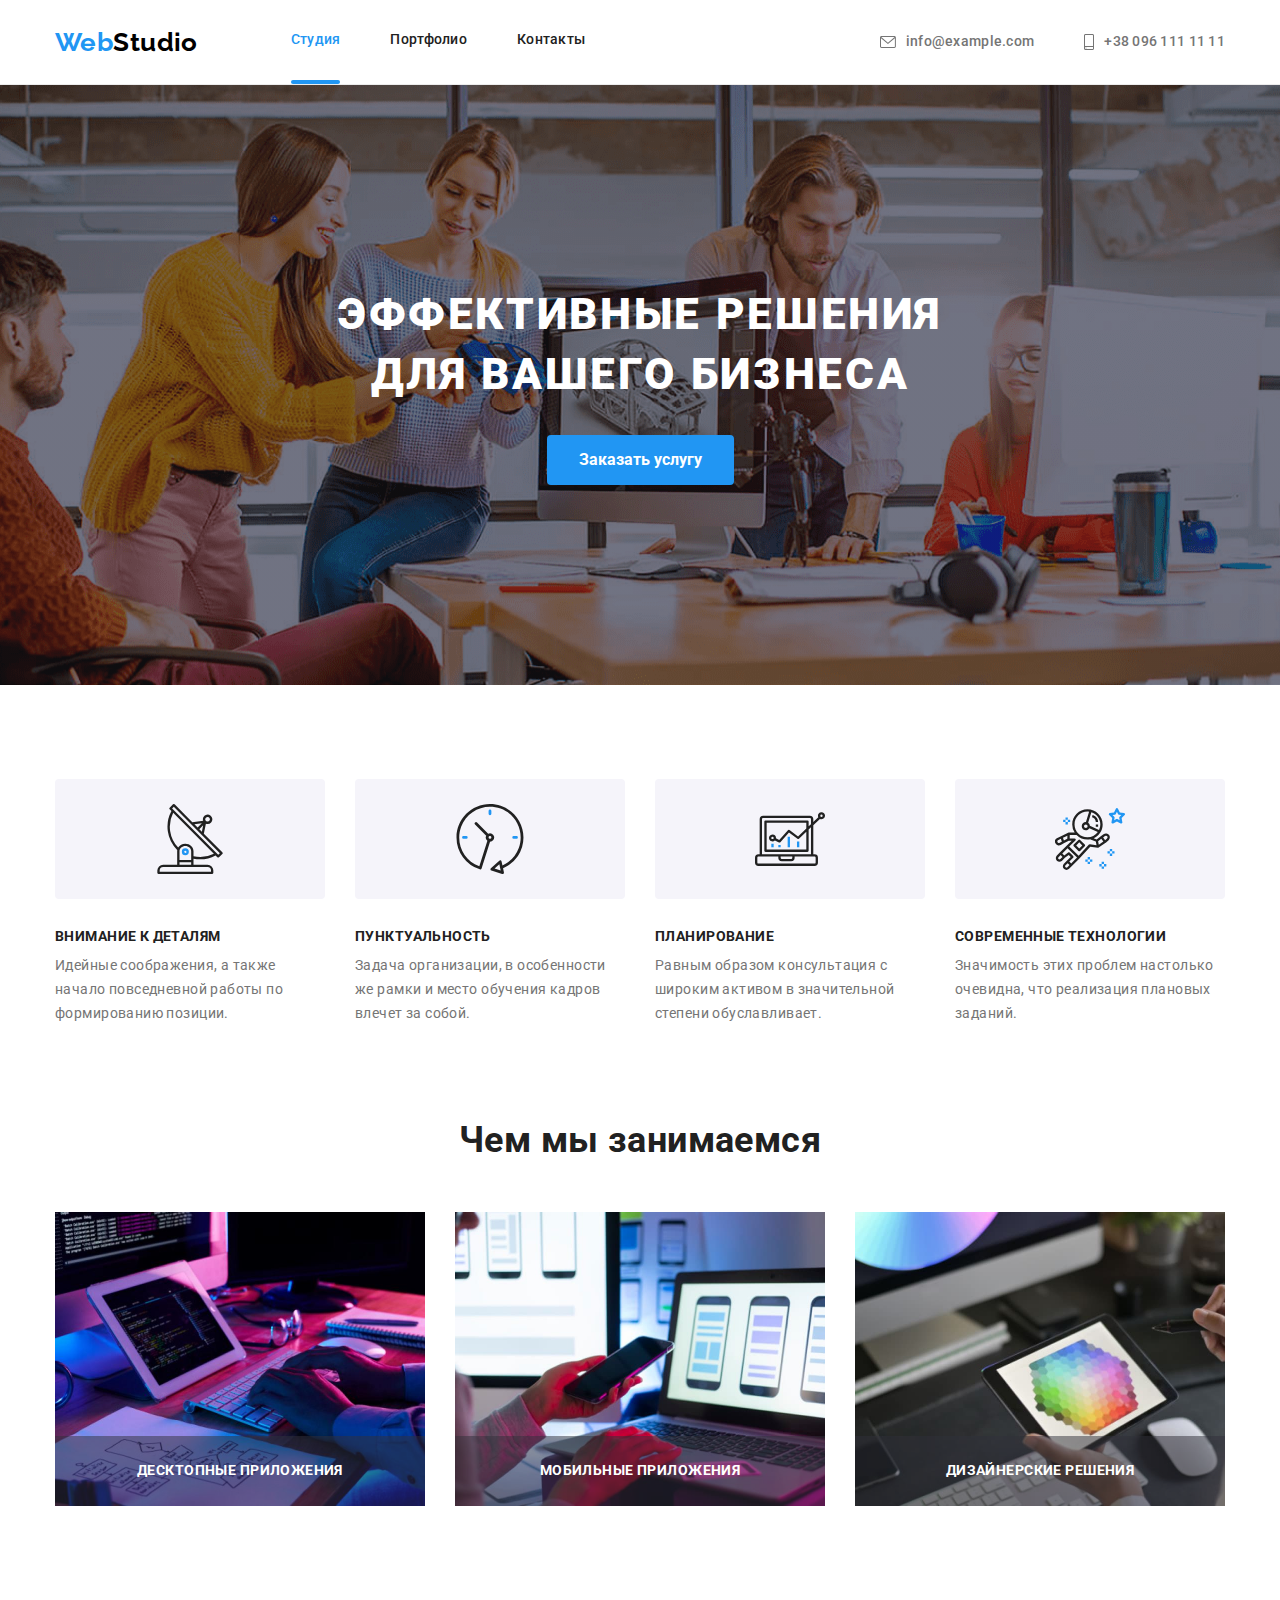
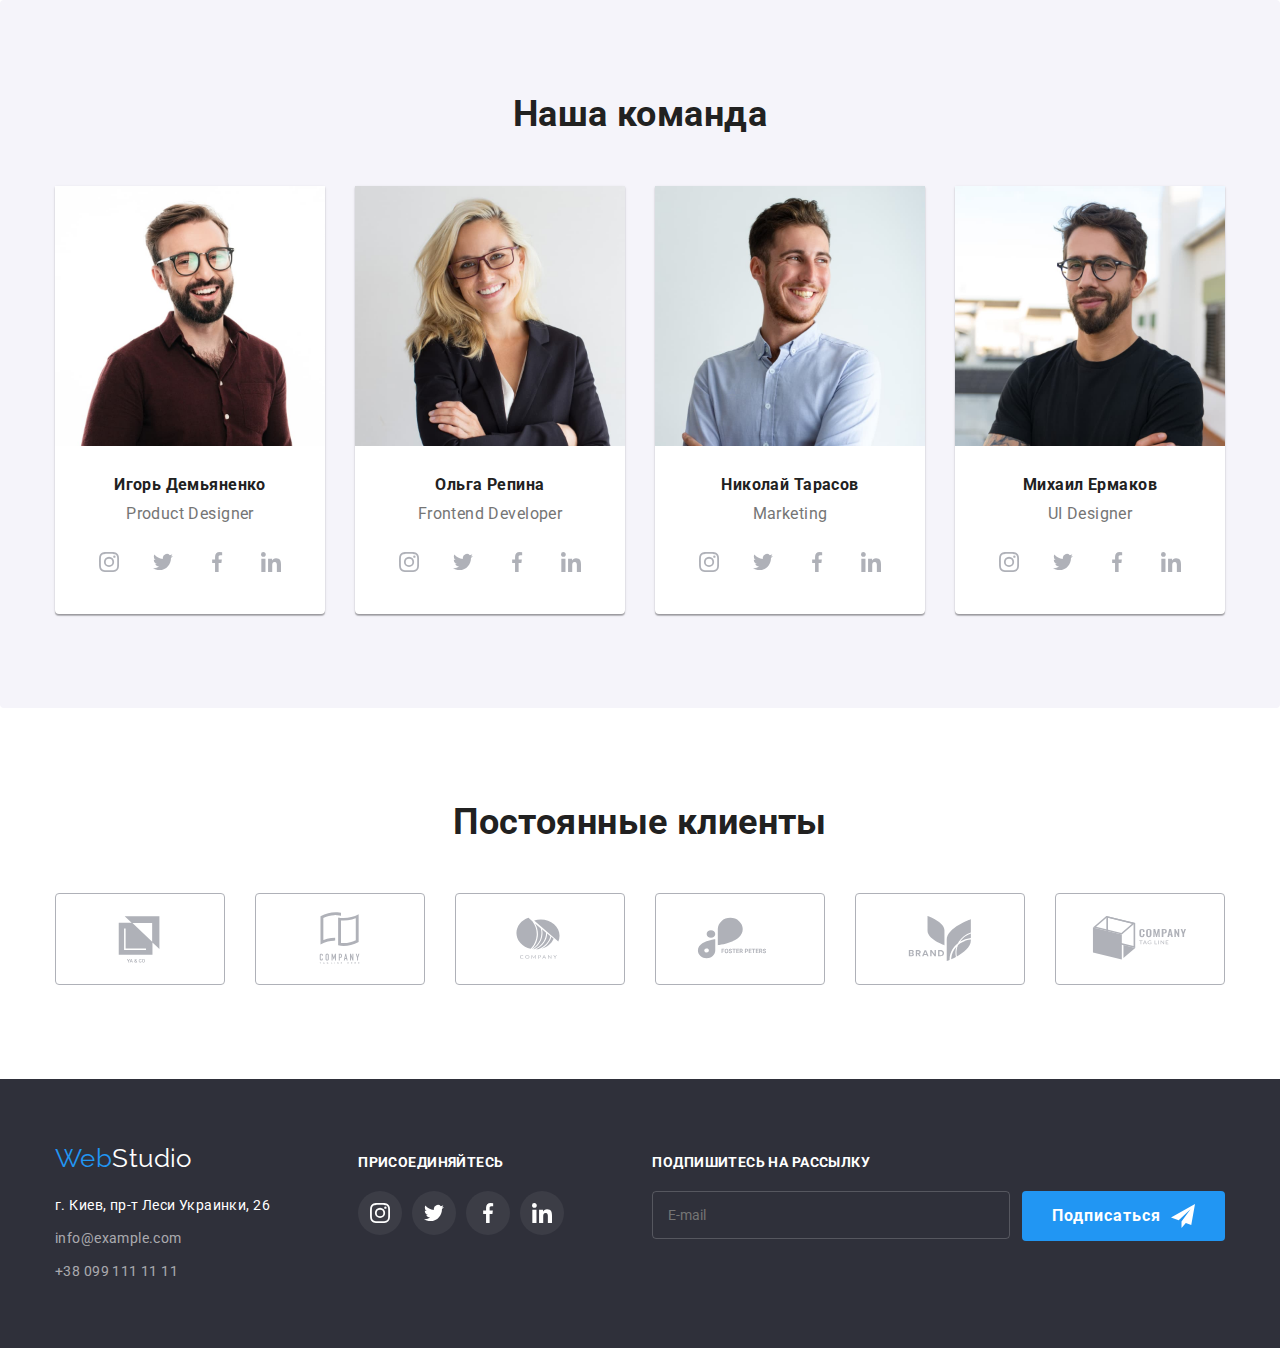
<file: index.html>
<!DOCTYPE html>
<html lang="ru">
  <head>
    <meta charset="UTF-8" />
    <meta http-equiv="X-UA-Compatible" content="IE=edge" />
    <meta name="viewport" content="width=device-width, initial-scale=1.0" />

    <title>Студия</title>

    <link rel="preconnect" href="https://fonts.googleapis.com" />
    <link rel="preconnect" href="https://fonts.gstatic.com" crossorigin />
    <link
      href="https://fonts.googleapis.com/css2?family=Raleway:wght@700&family=Roboto:wght@400;500;700;900&display=swap"
      rel="stylesheet"
    />

    <link
      rel="stylesheet"
      href="https://cdnjs.cloudflare.com/ajax/libs/modern-normalize/1.0.0/modern-normalize.min.css"
    />

    <link rel="stylesheet" href="./css/styles.css" />
  </head>

  <body>
    <!--head content-->
    <header class="section borders-header">
      <div class="container header">
        <nav class="main-nav">
          <a href="./index.html" class="logo link">
            <span class="web-logo">Web</span>Studio</a
          >
          <ul class="navigation list">
            <li class="navigation-list">
              <a class="navigation-link link current" href="./index.html"
                >Студия</a
              >
            </li>
            <li class="navigation-list">
              <a class="navigation-link link" href="./portfolio.html"
                >Портфолио</a
              >
            </li>
            <li class="navigation-list">
              <a class="navigation-link link" href="#">Контакты</a>
            </li>
          </ul>
        </nav>

        <ul class="contacts-header list">
          <li class="contacts-header-li">
            <a class="contact-link link" href="mailto:info@example.com"
              ><svg class="contact-mail-svg">
                <use href="./images/icons.svg#icon-mail-icon"></use>
              </svg>
              info@example.com</a
            >
          </li>
          <li class="contacts-header-li">
            <a class="contact-link link" href="tel:+380961111111"
              ><svg class="contact-tel-svg">
                <use href="./images/icons.svg#icon-ph-icon"></use>
              </svg>
              +38 096 111 11 11</a
            >
          </li>
        </ul>
      </div>
    </header>

    <!--main content-->
    <main class="main">
      <!--Head-->
      <section class="section hero-background">
        <div class="container">
          <h1 class="hero-text">Эффективные решения для вашего бизнеса</h1>
          <button type="button" class="head-button" data-modal-open>
            Заказать услугу
          </button>
        </div>
      </section>

      <!--About-->

      <section class="section">
        <div class="container">
          <h2 class="visually-hidden">О нас</h2>
          <ul class="about-ul list">
            <li class="about-li">
              <div class="about-svg-bg">
                <svg class="about-svg">
                  <use href="./images/icons.svg#icon-antenna"></use>
                </svg>
              </div>
              <div class="about-content">
                <h3 class="about-h3">Внимание к деталям</h3>
                <p class="about-p">
                  Идейные соображения, а также начало повседневной работы по
                  формированию позиции.
                </p>
              </div>
            </li>
            <li class="about-li">
              <div class="about-svg-bg">
                <svg class="about-svg">
                  <use href="./images/icons.svg#icon-clock"></use>
                </svg>
              </div>
              <div class="about-content">
                <h3 class="about-h3">Пунктуальность</h3>
                <p class="about-p">
                  Задача организации, в особенности же рамки и место обучения
                  кадров влечет за собой.
                </p>
              </div>
            </li>
            <li class="about-li">
              <div class="about-svg-bg">
                <svg class="about-svg">
                  <use href="./images/icons.svg#icon-diagram"></use>
                </svg>
              </div>
              <div class="about-content">
                <h3 class="about-h3">Планирование</h3>
                <p class="about-p">
                  Равным образом консультация с широким активом в значительной
                  степени обуславливает.
                </p>
              </div>
            </li>
            <li class="about-li">
              <div class="about-svg-bg">
                <svg class="about-svg">
                  <use href="./images/icons.svg#icon-astronaut"></use>
                </svg>
              </div>
              <div class="about-content">
                <h3 class="about-h3">Современные технологии</h3>
                <p class="about-p">
                  Значимость этих проблем настолько очевидна, что реализация
                  плановых заданий.
                </p>
              </div>
            </li>
          </ul>
        </div>
      </section>

      <!--Working info-->

      <section class="section section-info">
        <div class="container">
          <h2 class="section-title">Чем мы занимаемся</h2>

          <ul class="work-photos list">
            <li class="work-photos-li">
              <div class="work-thumb">
                <img
                  src="./images/img1.jpg"
                  alt="фото процесса работы"
                  class="work-photo"
                  width="370"
                  height="294"
                />
                <h3 class="work-description">Десктопные приложения</h3>
              </div>
            </li>
            <li class="work-photos-li">
              <div class="work-thumb">
                <img
                  src="./images/img2.jpg"
                  alt="фото процесса работы"
                  class="work-photo"
                  width="370"
                  height="294"
                />
                <h3 class="work-description">Мобильные приложения</h3>
              </div>
            </li>
            <li class="work-photos-li">
              <div class="work-thumb">
                <img
                  src="./images/img3.jpg"
                  alt="фото процесса работы"
                  class="work-photo"
                  width="370"
                  height="294"
                />
                <h3 class="work-description">Дизайнерские решения</h3>
              </div>
            </li>
          </ul>
        </div>
      </section>

      <!--Team info-->

      <section class="section team-background">
        <div class="container">
          <h2 class="section-title">Наша команда</h2>

          <ul class="team-info list">
            <li class="photo-info">
              <img
                src="./images/face1.jpg"
                alt="фото сотрудника"
                class="user-photo"
                width="270"
                height="260"
              />
              <div class="teammate-card-thumb">
                <h3 class="teammate">Игорь Демьяненко</h3>
                <p lang="en" class="proffession">Product Designer</p>
                <ul class="teammate-link-list list">
                  <li>
                    <a class="social-link" href="">
                      <svg class="portfolio-social-logo">
                        <use href="./images/icons.svg#icon-inst"></use>
                      </svg>
                    </a>
                  </li>
                  <li>
                    <a class="social-link" href=""
                      ><svg class="portfolio-social-logo">
                        <use href="./images/icons.svg#icon-tw"></use>
                      </svg>
                    </a>
                  </li>
                  <li>
                    <a class="social-link" href="">
                      <svg class="portfolio-social-logo">
                        <use href="./images/icons.svg#icon-fb"></use>
                      </svg>
                    </a>
                  </li>
                  <li>
                    <a class="social-link" href="">
                      <svg class="portfolio-social-logo">
                        <use href="./images/icons.svg#icon-in"></use>
                      </svg>
                    </a>
                  </li>
                </ul>
              </div>
            </li>
            <li class="photo-info">
              <img
                src="./images/face2.jpg"
                alt="фото сотрудника"
                class="user-photo"
                width="270"
                height="260"
              />
              <div class="teammate-card-thumb">
                <h3 class="teammate">Ольга Репина</h3>
                <p lang="en" class="proffession">Frontend Developer</p>
                <ul class="teammate-link-list list">
                  <li>
                    <a class="social-link" href="">
                      <svg class="portfolio-social-logo">
                        <use href="./images/icons.svg#icon-inst"></use>
                      </svg>
                    </a>
                  </li>
                  <li>
                    <a class="social-link" href=""
                      ><svg class="portfolio-social-logo">
                        <use href="./images/icons.svg#icon-tw"></use>
                      </svg>
                    </a>
                  </li>
                  <li>
                    <a class="social-link" href="">
                      <svg class="portfolio-social-logo">
                        <use href="./images/icons.svg#icon-fb"></use>
                      </svg>
                    </a>
                  </li>
                  <li>
                    <a class="social-link" href="">
                      <svg class="portfolio-social-logo">
                        <use href="./images/icons.svg#icon-in"></use>
                      </svg>
                    </a>
                  </li>
                </ul>
              </div>
            </li>
            <li class="photo-info">
              <img
                src="./images/face3.jpg"
                alt="фото сотрудника"
                class="user-photo"
                width="270"
                height="260"
              />
              <div class="teammate-card-thumb">
                <h3 class="teammate">Николай Тарасов</h3>
                <p lang="en" class="proffession">Marketing</p>
                <ul class="teammate-link-list list">
                  <li>
                    <a class="social-link" href="">
                      <svg class="portfolio-social-logo">
                        <use href="./images/icons.svg#icon-inst"></use>
                      </svg>
                    </a>
                  </li>
                  <li>
                    <a class="social-link" href=""
                      ><svg class="portfolio-social-logo">
                        <use href="./images/icons.svg#icon-tw"></use>
                      </svg>
                    </a>
                  </li>
                  <li>
                    <a class="social-link" href="">
                      <svg class="portfolio-social-logo">
                        <use href="./images/icons.svg#icon-fb"></use>
                      </svg>
                    </a>
                  </li>
                  <li>
                    <a class="social-link" href="">
                      <svg class="portfolio-social-logo">
                        <use href="./images/icons.svg#icon-in"></use>
                      </svg>
                    </a>
                  </li>
                </ul>
              </div>
            </li>
            <li class="photo-info">
              <img
                src="./images/face4.jpg"
                alt="фото сотрудника"
                class="user-photo"
                width="270"
                height="260"
              />
              <div class="teammate-card-thumb">
                <h3 class="teammate">Михаил Ермаков</h3>
                <p lang="en" class="proffession">UI Designer</p>
                <ul class="teammate-link-list list">
                  <li>
                    <a class="social-link" href="">
                      <svg class="portfolio-social-logo">
                        <use href="./images/icons.svg#icon-inst"></use>
                      </svg>
                    </a>
                  </li>
                  <li>
                    <a class="social-link" href=""
                      ><svg class="portfolio-social-logo">
                        <use href="./images/icons.svg#icon-tw"></use>
                      </svg>
                    </a>
                  </li>
                  <li>
                    <a class="social-link" href="">
                      <svg class="portfolio-social-logo">
                        <use href="./images/icons.svg#icon-fb"></use>
                      </svg>
                    </a>
                  </li>
                  <li>
                    <a class="social-link" href="">
                      <svg class="portfolio-social-logo">
                        <use href="./images/icons.svg#icon-in"></use>
                      </svg>
                    </a>
                  </li>
                </ul>
              </div>
            </li>
          </ul>
        </div>
      </section>

      <!--Clients-->

      <section class="section">
        <div class="container">
          <h2 class="section-title">Постоянные клиенты</h2>
          <ul class="list client-list">
            <li>
              <a href="" class="client-link">
                <svg class="clients-svg">
                  <use href="./images/icons.svg#icon-first-logo"></use>
                </svg>
              </a>
            </li>
            <li>
              <a href="" class="client-link">
                <svg class="clients-svg">
                  <use href="./images/icons.svg#icon-second-logo"></use>
                </svg>
              </a>
            </li>
            <li>
              <a href="" class="client-link">
                <svg class="clients-svg">
                  <use href="./images/icons.svg#icon-third-logo"></use>
                </svg>
              </a>
            </li>
            <li>
              <a href="" class="client-link">
                <svg class="clients-svg">
                  <use href="./images/icons.svg#icon-fourth-logo"></use>
                </svg>
              </a>
            </li>
            <li>
              <a href="" class="client-link">
                <svg class="clients-svg">
                  <use href="./images/icons.svg#icon-fifth-logo"></use>
                </svg>
              </a>
            </li>
            <li>
              <a href="" class="client-link">
                <svg class="clients-svg">
                  <use href="./images/icons.svg#icon-sixth-logo"></use>
                </svg>
              </a>
            </li>
          </ul>
        </div>
      </section>

      <!--Modal Window-->
      <div class="backdrop is-hidden" data-modal>
        <div class="modal">
          <h2 class="modal-title">Оставьте свои данные, мы вам перезвоним</h2>
          <form class="modal-form-group">
            <label for="modal-name" class="modal-lable">
              <span class="modal-label-text">Имя</span>
              <svg class="modal-form-icon">
                <use href="./images/icons.svg#icon-user-form"></use>
              </svg>
              <input
                class="modal-form"
                type="text"
                name="name"
                id="modal-name"
                required
              />
            </label>

            <label class="modal-lable">
              <span class="modal-label-text">Телефон</span>
              <svg class="modal-form-icon">
                <use href="./images/icons.svg#icon-phone-form"></use>
              </svg>
              <input
                class="modal-form"
                type="tel"
                name="tel"
                minlength="10"
                required
              />
            </label>

            <label class="modal-lable">
              <span class="modal-label-text">Почта</span>
              <svg class="modal-form-icon">
                <use href="./images/icons.svg#icon-mail-form"></use>
              </svg>
              <input class="modal-form" name="email" type="email" required />
            </label>

            <label class="modal-lable">
              <span class="modal-label-text">Комментарий</span>
              <textarea
                class="modal-textarea"
                name="text"
                rows="6"
                placeholder="Введите текст"
              ></textarea>
            </label>

            <label class="modal-form-checkbox" for="modal-checkbox"
              >Соглашаюсь с рассылкой и принимаю
              <a class="modal-checkbox-link link" href=""> Условия договора</a>
              <input
                class="modal-checkbox"
                type="checkbox"
                name="agree"
                id="modal-checkbox"
                required
              />
              <svg class="modal-checkbox-check">
                <use href="./images/icons.svg#icon-form-check-off"></use>
              </svg>
              <svg class="modal-checkbox-checked">
                <use href="./images/icons.svg#icon-form-check-on"></use>
              </svg>
            </label>

            <button class="modal-form-button" type="submit">Отправить</button>
          </form>
          <button type="button" class="close-modal" data-modal-close>
            <svg class="svg-close">
              <use href="./images/icons.svg#icon-close"></use>
            </svg>
          </button>
        </div>
      </div>
    </main>

    <!--footer content-->
    <footer class="footer-background">
      <div class="container footer-container">
        <div>
          <a href="./index.html" class="logo-footer link">
            <span class="web-logo">Web</span>Studio</a
          >

          <address class="contacts-footer">
            <ul class="cont-adress list">
              <li class="cont-adress-li">
                <a
                  class="cont-link-adress link"
                  href="https://goo.gl/maps/piqngm7oDQpEDh6u6"
                  target="_blank"
                  rel="noopener nofollow noreferrer"
                  >г. Киев, пр-т Леси Украинки, 26</a
                >
              </li>
              <li class="cont-link-li">
                <a
                  class="cont-link link"
                  lang="en"
                  href="mailto:info@example.com"
                  >info@example.com</a
                >
              </li>
              <li class="cont-link-li">
                <a class="cont-link link" href="tel:+380991111111"
                  >+38 099 111 11 11</a
                >
              </li>
            </ul>
          </address>
        </div>
        <div class="footer-social">
          <b class="footer-h2-social-list">присоединяйтесь</b>
          <ul class="footer-social-list list">
            <li class="footer-social-link">
              <a class="footer-social-bg" href=""
                ><svg class="footer-social-logo">
                  <use href="./images/icons.svg#icon-inst"></use>
                </svg>
              </a>
            </li>
            <li class="footer-social-link">
              <a class="footer-social-bg" href=""
                ><svg class="footer-social-logo">
                  <use href="./images/icons.svg#icon-tw"></use>
                </svg>
              </a>
            </li>
            <li class="footer-social-link">
              <a href="" class="footer-social-bg">
                <svg class="footer-social-logo">
                  <use href="./images/icons.svg#icon-fb"></use>
                </svg>
              </a>
            </li>
            <li class="footer-social-link">
              <a href="" class="footer-social-bg">
                <svg class="footer-social-logo">
                  <use href="./images/icons.svg#icon-in"></use>
                </svg>
              </a>
            </li>
          </ul>
        </div>
        <div>
          <b class="footer-submit">Подпишитесь на рассылку</b>
          <form class="footer-form">
            <label for="client-email"
              ><input
                type="email"
                name="email"
                class="footer-input"
                id="client-email"
                placeholder="E-mail"
              />
            </label>

            <button class="footer-button" type="submit">
              Подписаться
              <svg class="footer-form-icon">
                <use href="./images/icons.svg#icon-telegram"></use>
              </svg>
            </button>
          </form>
        </div>
      </div>
      <!---->
    </footer>
    <script src="./js/modal.js"></script>
  </body>
</html>
</file>
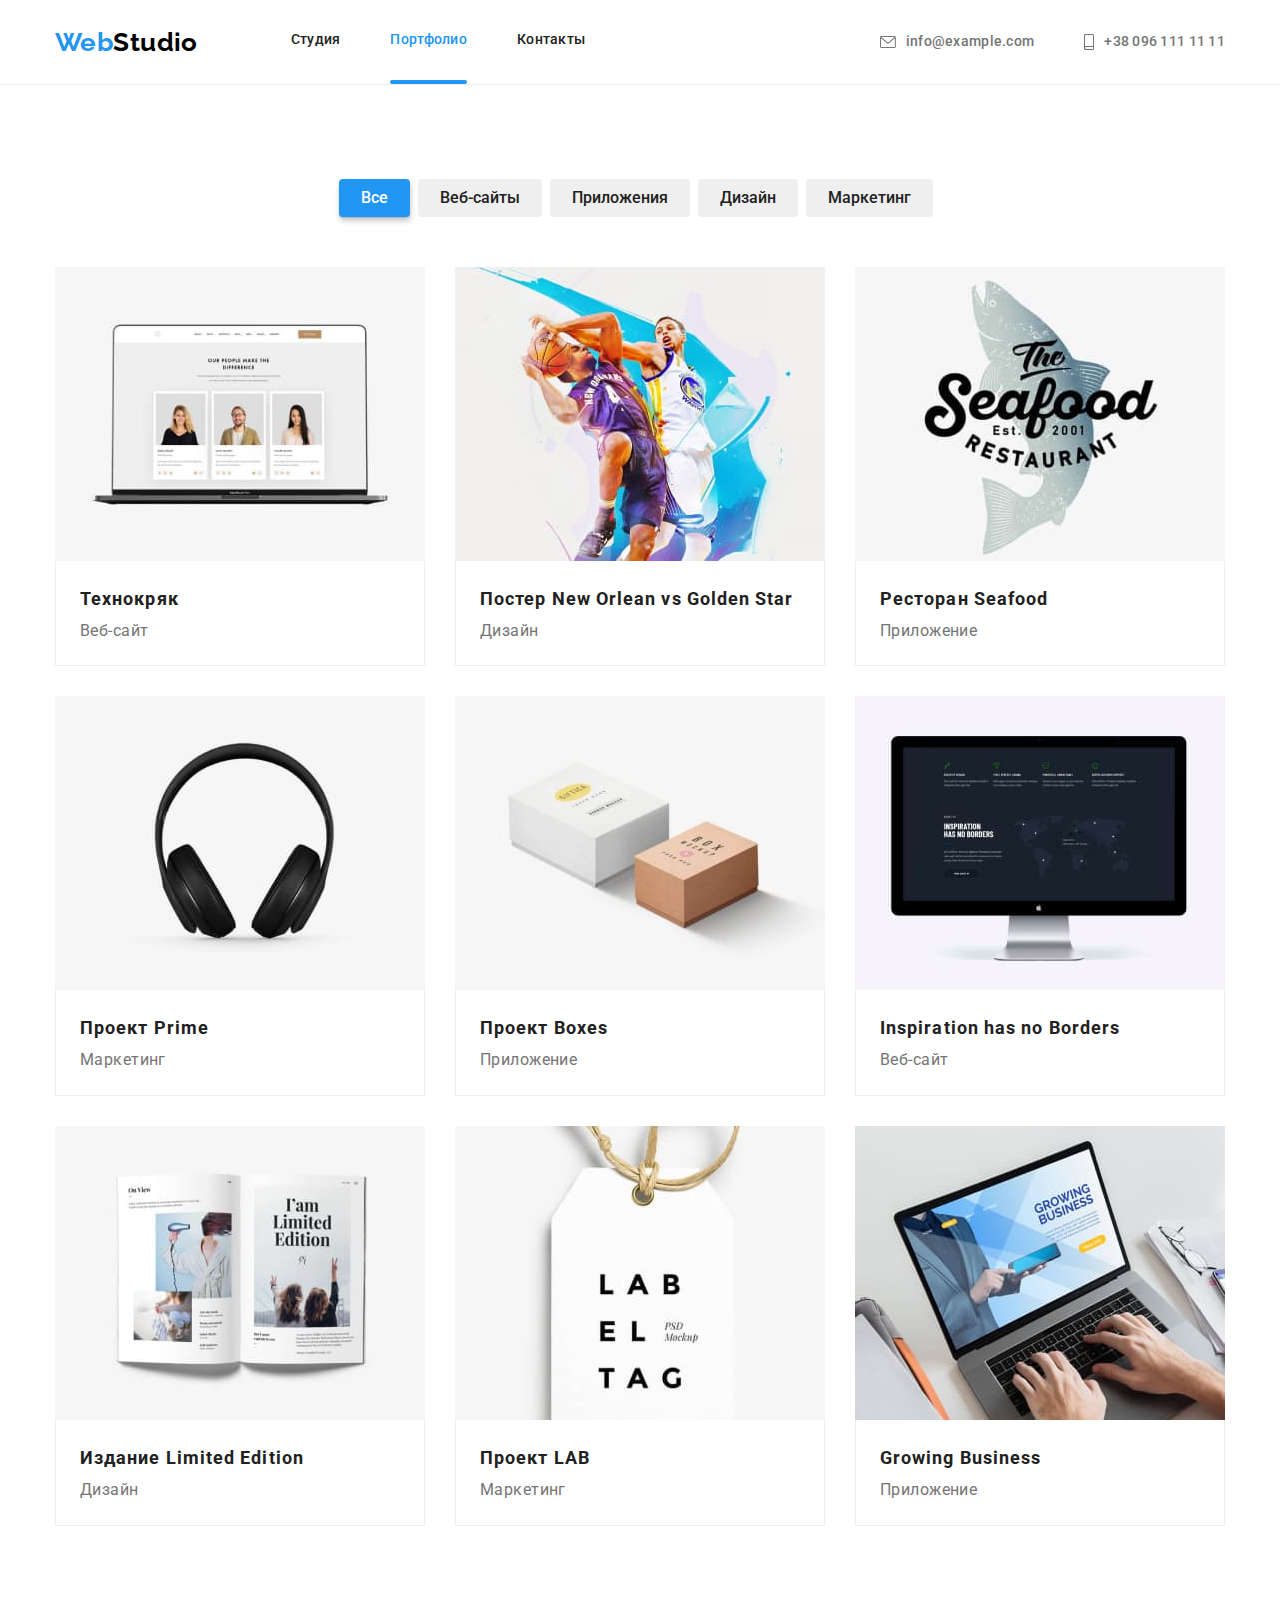
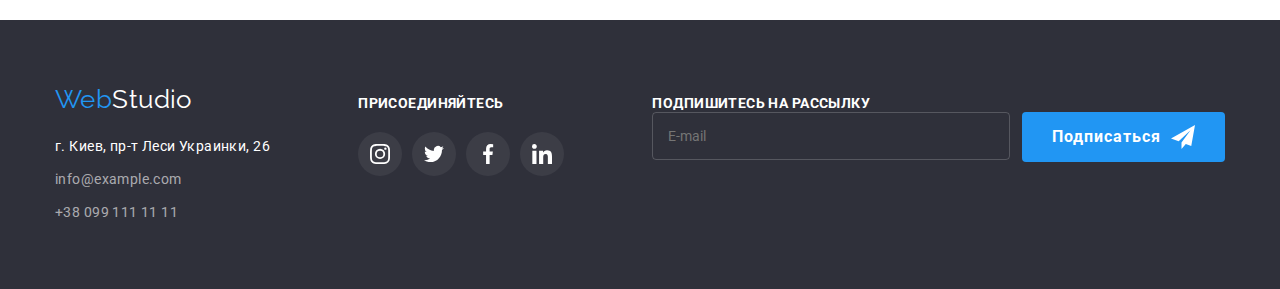
<file: portfolio.html>
<!DOCTYPE html>
<html lang="ru">
  <head>
    <meta charset="UTF-8" />
    <meta http-equiv="X-UA-Compatible" content="IE=edge" />
    <meta name="viewport" content="width=device-width, initial-scale=1.0" />

    <title>Портфолио</title>

    <link rel="preconnect" href="https://fonts.googleapis.com" />
    <link rel="preconnect" href="https://fonts.gstatic.com" crossorigin />
    <link
      href="https://fonts.googleapis.com/css2?family=Raleway:wght@700&family=Roboto:wght@400;500;700;900&display=swap"
      rel="stylesheet"
    />

    <link
      rel="stylesheet"
      href="https://cdnjs.cloudflare.com/ajax/libs/modern-normalize/1.0.0/modern-normalize.min.css"
    />

    <link rel="stylesheet" href="./css/styles.css" />
  </head>

  <body>
    <!--header content-->
    <header class="section borders-header">
      <div class="container header">
        <nav class="main-nav">
          <a href="./index.html" class="logo link"
            ><span class="web-logo">Web</span>Studio</a
          >
          <ul class="navigation list">
            <li class="navigation-list">
              <a class="navigation-link link" href="./index.html">Студия</a>
            </li>
            <li class="navigation-list">
              <a class="navigation-link link current" href="./portfolio.html"
                >Портфолио</a
              >
            </li>
            <li class="navigation-list">
              <a class="navigation-link link" href="#">Контакты</a>
            </li>
          </ul>
        </nav>

        <ul class="contacts-header list">
          <li class="contacts-header-li">
            <a class="contact-link link" href="mailto:info@example.com"
              ><svg class="contact-mail-svg">
                <use href="./images/icons.svg#icon-mail-icon"></use>
              </svg>
              info@example.com</a
            >
          </li>
          <li class="contacts-header-li">
            <a class="contact-link link" href="tel:+380961111111"
              ><svg class="contact-tel-svg">
                <use href="./images/icons.svg#icon-ph-icon"></use>
              </svg>
              +38 096 111 11 11</a
            >
          </li>
        </ul>
      </div>
    </header>

    <!--main content-->
    <main class="main">
      <section class="section">
        <div class="container">
          <h1 class="visually-hidden">Наше портфолио</h1>
          <!--filter buttons-->
          <ul class="filter-buttons list">
            <li class="filter-list">
              <button type="button" class="filter-button active-filter">
                Все
              </button>
            </li>
            <li class="filter-list">
              <button type="button" class="filter-button">Веб-сайты</button>
            </li>
            <li class="filter-list">
              <button type="button" class="filter-button">Приложения</button>
            </li>
            <li class="filter-list">
              <button type="button" class="filter-button">Дизайн</button>
            </li>
            <li class="filter-list">
              <button type="button" class="filter-button">Маркетинг</button>
            </li>
          </ul>

          <!--Portfolio list-->
          <ul class="portfolio-list list">
            <li class="portfolio-post">
              <a class="portfolio-link link" href="">
                <div class="portfolio-img-thumb">
                  <img
                    src="./images/portfolio1.jpg"
                    alt="фото веб-сайта на компьютере"
                    width="370"
                    height="295"
                  />
                  <p class="portfolio-hover-text">
                    Ресурс предлагает комплексные предложения с разным уровнем
                    функционала и сервисов. Все это позволит посетителю получить
                    исчерпывающие сведения о компании или частном лице.
                  </p>
                </div>

                <div class="portfolio-cont">
                  <h3 class="portfolio-name">Технокряк</h3>
                  <p class="portfolio-text">Веб-сайт</p>
                </div>
              </a>
            </li>

            <li class="portfolio-post">
              <a class="portfolio-link link" href="">
                <div class="portfolio-img-thumb">
                  <img
                    src="./images/portfolio2.jpg"
                    alt="дизайн постера к матчу по баскетболу"
                    width="370"
                    height="295"
                  />
                  <p class="portfolio-hover-text">
                    Lorem ipsum dolor sit amet, consectetur adipisicing elit.
                    Quibusdam ea, corrupti tempora quod doloremque sunt
                    reiciendis! Ad mollitia est iusto nemo vero quas, distinctio
                    at optio non. Aspernatur, praesentium ab.
                  </p>
                </div>

                <div class="portfolio-cont">
                  <h3 class="portfolio-name">
                    Постер <span lang="en">New Orlean vs Golden Star</span>
                  </h3>
                  <p class="portfolio-text">Дизайн</p>
                </div>
              </a>
            </li>

            <li class="portfolio-post">
              <a class="portfolio-link link" href="">
                <div class="portfolio-img-thumb">
                  <img
                    src="./images/portfolio3.jpg"
                    alt="логотип приложения"
                    width="370"
                    height="295"
                  />
                  <p class="portfolio-hover-text">
                    Lorem ipsum dolor sit amet, consectetur adipisicing elit.
                    Quibusdam ea, corrupti tempora quod doloremque sunt
                    reiciendis! Ad mollitia est iusto nemo vero quas, distinctio
                    at optio non. Aspernatur, praesentium ab.
                  </p>
                </div>

                <div class="portfolio-cont">
                  <h3 class="portfolio-name">
                    Ресторан <span lang="en">Seafood</span>
                  </h3>
                  <p class="portfolio-text">Приложение</p>
                </div>
              </a>
            </li>

            <li class="portfolio-post">
              <a class="portfolio-link link" href="">
                <div class="portfolio-img-thumb">
                  <img
                    src="./images/portfolio4.jpg"
                    alt="логотип проекта"
                    width="370"
                    height="295"
                  />
                  <p class="portfolio-hover-text">
                    Lorem ipsum dolor sit amet, consectetur adipisicing elit.
                    Quibusdam ea, corrupti tempora quod doloremque sunt
                    reiciendis! Ad mollitia est iusto nemo vero quas, distinctio
                    at optio non. Aspernatur, praesentium ab.
                  </p>
                </div>

                <div class="portfolio-cont">
                  <h3 class="portfolio-name">
                    Проект <span lang="en">Prime</span>
                  </h3>
                  <p class="portfolio-text">Маркетинг</p>
                </div>
              </a>
            </li>

            <li class="portfolio-post">
              <a class="portfolio-link link" href="">
                <div class="portfolio-img-thumb">
                  <img
                    src="./images/portfolio5.jpg"
                    alt="логотип приложения"
                    width="370"
                    height="295"
                  />
                  <p class="portfolio-hover-text">
                    Lorem ipsum dolor sit amet, consectetur adipisicing elit.
                    Quibusdam ea, corrupti tempora quod doloremque sunt
                    reiciendis! Ad mollitia est iusto nemo vero quas, distinctio
                    at optio non. Aspernatur, praesentium ab.
                  </p>
                </div>

                <div class="portfolio-cont">
                  <h3 class="portfolio-name">
                    Проект <span lang="en">Boxes</span>
                  </h3>
                  <p class="portfolio-text">Приложение</p>
                </div>
              </a>
            </li>

            <li class="portfolio-post">
              <a class="portfolio-link link" href="">
                <div class="portfolio-img-thumb">
                  <img
                    src="./images/portfolio6.jpg"
                    alt="фото веб-сайта на компьютере"
                    width="370"
                    height="295"
                  />
                  <p class="portfolio-hover-text">
                    Lorem ipsum dolor sit amet, consectetur adipisicing elit.
                    Quibusdam ea, corrupti tempora quod doloremque sunt
                    reiciendis! Ad mollitia est iusto nemo vero quas, distinctio
                    at optio non. Aspernatur, praesentium ab.
                  </p>
                </div>

                <div class="portfolio-cont">
                  <h3 class="portfolio-name" lang="en">
                    Inspiration has no Borders
                  </h3>
                  <p class="portfolio-text">Веб-сайт</p>
                </div>
              </a>
            </li>

            <li class="portfolio-post">
              <a class="portfolio-link link" href="">
                <div class="portfolio-img-thumb">
                  <img
                    src="./images/portfolio7.jpg"
                    alt="фото дизайна книги"
                    width="370"
                    height="295"
                  />
                  <p class="portfolio-hover-text">
                    Lorem ipsum dolor sit amet, consectetur adipisicing elit.
                    Quibusdam ea, corrupti tempora quod doloremque sunt
                    reiciendis! Ad mollitia est iusto nemo vero quas, distinctio
                    at optio non. Aspernatur, praesentium ab.
                  </p>
                </div>

                <div class="portfolio-cont">
                  <h3 class="portfolio-name">
                    Издание <span lang="en">Limited Edition</span>
                  </h3>
                  <p class="portfolio-text">Дизайн</p>
                </div>
              </a>
            </li>

            <li class="portfolio-post">
              <a class="portfolio-link link" href="">
                <div class="portfolio-img-thumb">
                  <img
                    src="./images/portfolio8.jpg"
                    alt="логотип проекта"
                    width="370"
                    height="295"
                  />
                  <p class="portfolio-hover-text">
                    Lorem ipsum dolor sit amet, consectetur adipisicing elit.
                    Quibusdam ea, corrupti tempora quod doloremque sunt
                    reiciendis! Ad mollitia est iusto nemo vero quas, distinctio
                    at optio non. Aspernatur, praesentium ab.
                  </p>
                </div>

                <div class="portfolio-cont">
                  <h3 class="portfolio-name">
                    Проект <span lang="en">LAB</span>
                  </h3>
                  <p class="portfolio-text">Маркетинг</p>
                </div>
              </a>
            </li>

            <li class="portfolio-post">
              <a class="portfolio-link link" href="">
                <div class="portfolio-img-thumb">
                  <img
                    src="./images/portfolio9.jpg"
                    alt="фото приложения на ноутбуке"
                    width="370"
                    height="295"
                  />
                  <p class="portfolio-hover-text">
                    Lorem ipsum dolor sit amet, consectetur adipisicing elit.
                    Quibusdam ea, corrupti tempora quod doloremque sunt
                    reiciendis! Ad mollitia est iusto nemo vero quas, distinctio
                    at optio non. Aspernatur, praesentium ab.
                  </p>
                </div>

                <div class="portfolio-cont">
                  <h3 class="portfolio-name" lang="en">Growing Business</h3>
                  <p class="portfolio-text">Приложение</p>
                </div>
              </a>
            </li>
          </ul>
        </div>
      </section>
    </main>

    <!--footer content-->
    <footer class="footer-background">
      <div class="container footer-container">
        <div>
          <a href="./index.html" class="logo-footer link">
            <span class="web-logo">Web</span>Studio</a
          >

          <address class="contacts-footer">
            <ul class="cont-adress list">
              <li class="cont-adress-li">
                <a
                  class="cont-link-adress link"
                  href="https://goo.gl/maps/piqngm7oDQpEDh6u6"
                  target="_blank"
                  rel="noopener nofollow noreferrer"
                  >г. Киев, пр-т Леси Украинки, 26</a
                >
              </li>
              <li class="cont-link-li">
                <a
                  class="cont-link link"
                  lang="en"
                  href="mailto:info@example.com"
                  >info@example.com</a
                >
              </li>
              <li class="cont-link-li">
                <a class="cont-link link" href="tel:+380991111111"
                  >+38 099 111 11 11</a
                >
              </li>
            </ul>
          </address>
        </div>
        <div class="footer-social">
          <b class="footer-h2-social-list">присоединяйтесь</b>
          <ul class="footer-social-list list">
            <li class="footer-social-link">
              <a class="footer-social-bg" href=""
                ><svg class="footer-social-logo">
                  <use href="./images/icons.svg#icon-inst"></use>
                </svg>
              </a>
            </li>
            <li class="footer-social-link">
              <a class="footer-social-bg" href=""
                ><svg class="footer-social-logo">
                  <use href="./images/icons.svg#icon-tw"></use>
                </svg>
              </a>
            </li>
            <li class="footer-social-link">
              <a href="" class="footer-social-bg">
                <svg class="footer-social-logo">
                  <use href="./images/icons.svg#icon-fb"></use>
                </svg>
              </a>
            </li>
            <li class="footer-social-link">
              <a href="" class="footer-social-bg">
                <svg class="footer-social-logo">
                  <use href="./images/icons.svg#icon-in"></use>
                </svg>
              </a>
            </li>
          </ul>
        </div>
        <div>
          <b class="footer-h2-social-list">Подпишитесь на рассылку</b>
          <form class="footer-form">
            <label for="client-email"
              ><input
                type="email"
                name="email"
                class="footer-input"
                id="client-email"
                placeholder="E-mail"
              />
            </label>

            <button class="footer-button" type="submit">
              Подписаться
              <svg class="footer-form-icon">
                <use href="./images/icons.svg#icon-telegram"></use>
              </svg>
            </button>
          </form>
        </div>
      </div>
      <!---->
    </footer>
    <script src="./js/modal.js"></script>
  </body>
</html>
</file>
<file: css/styles.css>
:root {
  /*colors*/
  --main-text-color: #212121;
  --main-color: #2196f3;
  --logo-second-color: #000000;
  --second-color: #757575;
  --hover-color: #188ce8;
  --footer-color: #2f303a;
  --footer-mail-tel-color: #ffffff99;
  --hero-color: #ffffff;
  --second-background-color: #f5f4fa;
  --footer-text-color: #ffffff;
  --main-logo-color: #afb1b8;
  --main-color-hover: #2196f390;
  --svg-icon-color: #ffffff;

  /*Borders*/
  --border-modal: 1px solid #21212120;
  --border-main-radius: 4px;
  --border-icon-radius: 50%;

  /*animation*/
  --main-timing: 250ms;
  --main-animation: cubic-bezier(0.4, 0, 0.2, 1);
}

body {
  font-family: "Roboto", "Raleway";
  letter-spacing: 0.03em;
  font-size: 14px;

  background-color: #ffffff;
  color: var(--main-text-color);
}

button {
  user-select: none;
}

img {
  display: block;

  max-width: 100%;
  height: auto;
}

*,
*::before,
*::after {
  box-sizing: border-box;
}

/*Animations*/

/*global*/

.link {
  text-decoration: none;
}

.list {
  margin: 0;
  padding: 0;

  list-style: none;
}

.section-title {
  margin: 0px;

  font-size: 36px;
  line-height: 1.16;
  text-align: center;
}

.visually-hidden {
  position: absolute;
  width: 1px;
  height: 1px;
  margin: -1px;
  border: 0;
  padding: 0;

  white-space: nowrap;
  clip-path: inset(100%);
  clip: rect(0 0 0 0);
  overflow: hidden;
}

.container {
  width: 1200px;

  padding: 0 15px;
  margin: 0 auto;
}

.section {
  padding: 94px 0px;
}

/*header*/

.borders-header {
  border-bottom: 1px solid #ececec;

  padding: 0;
}

.header {
  display: flex;
  justify-content: space-between;
  align-items: center;
}

.web-logo {
  color: var(--main-color);
}

.logo {
  font-family: "Raleway";
  font-weight: 700;
  font-size: 26px;
  line-height: 1.19;

  color: var(--logo-second-color);

  margin-right: 93px;
}

.main-nav {
  display: flex;
  align-items: center;
  margin-right: auto;
}

.navigation {
  display: flex;
}

.navigation-list {
  margin-right: 50px;
}

.navigation-list:last-child {
  margin-right: 0px;
}

.navigation-link {
  display: block;
  font-weight: 500;
  line-height: 1.14;
  letter-spacing: 0.02em;

  color: var(--main-text-color);

  padding-top: 32px;
  padding-bottom: 32px;

  transition: color var(--main-timing) var(--main-animation);
}

.current {
  color: var(--main-color);
}

.navigation-link.current::after {
  position: relative;
  bottom: -32px;
  left: 0;

  width: 100%;
  height: 4px;

  content: "";

  display: flex;

  background-color: var(--main-color);
  border-radius: 2px;
}

.navigation-link:hover,
.navigation-link:focus,
.cont-link:hover,
.cont-link:focus,
.navigation-link:active,
.contact-link:hover,
.contact-link:focus {
  color: var(--main-color);
  transition: color var(--main-timing) var(--main-animation);
}

.contacts-header {
  font-weight: 500;
  line-height: 1.14;
  letter-spacing: 0.02em;

  display: flex;
}

.contact-link {
  color: var(--second-color);
  display: flex;
  fill: currentColor;

  transition: color var(--main-timing) var(--main-animation);
}

.contact-mail-svg {
  width: 16px;
  height: 16px;
  margin-right: 10px;
}

.contact-tel-svg {
  width: 10px;
  height: 16px;
  margin-right: 10px;
}
.contacts-header-li {
  margin-left: 50px;
}

.contacts-header-li:first-child {
  margin-left: 0px;
}

/*Main index*/
/*hero section*/
.hero-background {
  background-image: linear-gradient(#2f303a40, #2f303a40),
    url("../images/bg-hero.png");
  background-repeat: no-repeat;
  background-position: center;
  background-size: cover;
  max-width: 1600px;

  background-color: var(--footer-color);
  text-align: center;

  padding: 200px 0;
  margin: 0 auto;
}

.hero-text {
  font-weight: 900;
  font-size: 44px;
  line-height: 1.36;
  letter-spacing: 0.06em;
  text-transform: uppercase;

  color: var(--hero-color);

  text-align: center;
  margin: 0px 250px;
}

.head-button {
  color: var(--hero-color);
  background-color: var(--main-color);
  border: var(--main-color);

  font-weight: 700;
  font-size: 16px;
  line-height: 1.87;

  transition: background-color var(--main-timing) var(--main-animation);

  /*Button size*/

  border-radius: var(--border-main-radius);
  cursor: pointer;
  margin-top: 30px;
  padding: 10px 32px;
}

.head-button:hover,
.head-button:focus {
  background-color: var(--hover-color);
  transition: background-color var(--main-timing) var(--main-animation);
}

.head-button:active {
  background-color: var(--main-color);
}

/*modal window*/

.backdrop {
  position: fixed;
  top: 0;
  left: 0;

  width: 100%;
  height: 100%;

  background-color: #00000020;

  transition: opacity var(--main-timing) var(--main-animation),
    visibility var(--main-timing) var(--main-animation);
}

.is-hidden {
  visibility: hidden;
  opacity: 0;
  pointer-events: none;
}

.backdrop.is-hidden .modal {
  transform: translate(-50%, -50%) scale(0.3);
}

.modal {
  position: absolute;
  top: 50%;
  left: 50%;
  transform: translate(-50%, -50%) scale(1);

  padding: 40px;
  border-radius: var(--border-main-radius);

  width: 528px;

  background-color: var(--hero-color);

  box-shadow: 0px 1px 3px rgba(0, 0, 0, 0.12), 0px 1px 1px rgba(0, 0, 0, 0.14),
    0px 2px 1px rgba(0, 0, 0, 0.2);

  transition: transform var(--main-timing) var(--main-animation);
}

.modal-title {
  margin-bottom: 12px;
  margin-top: 0;

  font-size: 20px;
  line-height: 1.15;
  text-align: center;
  letter-spacing: 0.03em;

  color: var(--main-text-color);
}

.modal-form {
  display: block;

  padding-left: 42px;
  resize: none;

  width: 100%;
  height: 40px;

  line-height: 1.16;
  letter-spacing: 0.01em;

  border: var(--border-modal);
  border-radius: var(--border-main-radius);

  transition: border var(--main-timing) var(--main-animation);
}

.modal-lable {
  display: block;
  position: relative;

  margin-bottom: 10px;
}

.modal-comment {
  display: block;
  position: relative;

  margin-bottom: 20px;
}

.modal-form-icon {
  position: absolute;
  left: 12px;
  top: 50%;

  display: flex;
  justify-content: center;
  text-align: center;

  width: 18px;
  height: 18px;

  fill: var(--main-text-color);

  transition: fill var(--main-timing) var(--main-animation);
}

.modal-label-text {
  position: relative;

  display: inline-block;
  margin-bottom: 4px;

  font-size: 12px;
  line-height: 1.16;
  letter-spacing: 0.01em;

  color: var(--second-color);
}

.modal-lable:focus-within > .modal-form-icon {
  fill: var(--main-color);
}

.modal-textarea {
  display: block;

  padding: 12px 16px;
  resize: none;

  width: 100%;
  height: 120px;

  line-height: 1.16;
  letter-spacing: 0.01em;

  border: var(--border-modal);
  border-radius: var(--border-main-radius);

  transition: border var(--main-timing) var(--main-animation);
}

.modal-textarea:focus-within,
.modal-form:focus-within {
  outline: none;

  border: 1px solid var(--main-color);

  transition: border var(--main-timing) var(--main-animation);
}

.modal-checkbox {
  visibility: hidden;
}

.modal-checkbox-check {
  position: absolute;
  left: 0;
  transform: translateX(50%);

  width: 16px;
  height: 15px;

  transition: fill var(--main-timing) var(--main-animation);
}

.modal-checkbox-checked {
  position: absolute;
  left: 0;
  transform: translateX(50%);

  opacity: 0;

  width: 16px;
  height: 15px;
  fill: var(--main-color);

  transition: opacity var(--main-timing) var(--main-animation);
}

.modal-form-checkbox {
  position: relative;

  display: flex;
  justify-content: center;
  align-items: center;

  padding-left: 24px;
  margin-bottom: 30px;

  font-weight: 400;
  font-size: 14px;
  line-height: 1.71;
  letter-spacing: 0.03em;
  color: var(--second-color);

  cursor: pointer;
}

.modal-checkbox:checked ~ .modal-checkbox-checked {
  opacity: 1;
}

.modal-checkbox:checked ~ .modal-checkbox-check {
  fill: var(--main-color);
}

.modal-checkbox-link {
  text-decoration-line: underline;

  margin-left: 0.5rem;

  color: var(--main-color);
}

.modal-form-button {
  position: relative;
  left: 50%;
  transform: translateX(-50%);

  padding: 10px 55px;

  font-weight: 700;
  font-size: 16px;
  line-height: 1.88;

  letter-spacing: 0.06em;

  background-color: var(--main-color);
  color: var(--footer-text-color);

  border: none;
  border-radius: var(--border-main-radius);

  transition: background-color var(--main-timing) var(--main-animation),
    box-shadow var(--main-timing) var(--main-animation);

  cursor: pointer;
}

.modal-form-button:hover,
.modal-form-button:focus {
  background-color: var(--hover-color);

  box-shadow: 0px 4px 4px rgba(0, 0, 0, 0.15);

  transition: background-color var(--main-timing) var(--main-animation),
    box-shadow var(--main-timing) var(--main-animation);
}

.close-modal {
  position: absolute;
  right: 8px;
  top: 8px;

  padding: 6px;

  border: #00000010 solid 1px;
  border-radius: var(--border-icon-radius);

  background-color: transparent;

  cursor: pointer;
}

.svg-close {
  fill: currentColor;
  width: 18px;
  height: 18px;

  display: flex;

  transition: fill var(--main-timing) var(--main-animation);
}

.close-modal:hover,
.close-modal:focus {
  color: var(--main-color);

  transition: color var(--main-timing) var(--main-animation);
}

/*About*/

.about-ul {
  display: flex;
  justify-content: space-between;
}

.about-li {
  width: 270px;

  margin: 0;
}

/*About SVG*/

.about-svg-bg {
  background-color: var(--second-background-color);

  height: 120px;
  border-radius: var(--border-main-radius);

  display: flex;
  align-items: center;
  justify-content: center;
}

.about-svg {
  width: 70px;
  height: 70px;
}

/*About card info*/

.about-content {
  margin-top: 30px;
}

.about-h3 {
  margin: 0px;

  font-size: 14px;
  line-height: 1.14;
  text-transform: uppercase;
}

.about-p {
  margin: 0px;

  margin-top: 10px;
  line-height: 1.71;

  color: var(--second-color);
}

/*work*/
.section-info {
  padding-top: 0px;
}

.work-photos {
  margin-top: 50px;
  margin-bottom: 0px;

  display: flex;
  justify-content: space-between;
}

.work-thumb {
  position: relative;
}

.work-description {
  font-size: 14px;
  line-height: 1.14;
  text-align: center;
  text-transform: uppercase;

  width: 100%;
  background-color: #2f303a80;
  color: var(--hero-color);

  padding: 27px 0;

  position: absolute;
  bottom: 0;
  margin: 0;
}
/*team*/

.team-background {
  background-color: var(--second-background-color);
  border-radius: var(--border-main-radius);
}

.team-info {
  display: flex;
  justify-content: space-between;

  margin-top: 50px;
}

.photo-info {
  border-radius: 0 0 4px 4px;

  box-shadow: 0px 1px 3px rgba(0, 0, 0, 0.12), 0px 1px 1px rgba(0, 0, 0, 0.14),
    0px 2px 1px rgba(0, 0, 0, 0.2);

  background-color: var(--hero-color);
}

.teammate-card-thumb {
  padding: 30px 32px;
}

.teammate {
  margin: 0px;

  text-align: center;
  font-size: 16px;
  line-height: 1.18;
}

.proffession {
  text-align: center;

  margin: 0px;
  margin-top: 10px;

  font-size: 16px;
  line-height: 1.18;

  color: var(--second-color);
}

/*teammate social links*/

.teammate-link-list {
  margin-top: 16px;

  display: flex;
  justify-content: space-between;
}

.social-link {
  background-color: var(--hero-color);
  color: var(--main-logo-color);

  border-radius: var(--border-icon-radius);

  display: flex;
  align-items: center;

  padding: 12px;

  transition: background-color var(--main-timing) var(--main-animation),
    color var(--main-timing) var(--main-animation);
}

.social-link:hover,
.social-link:focus {
  background-color: var(--main-color);
  color: var(--hero-color);

  transition: color var(--main-timing) var(--main-animation),
    background-color var(--main-timing) var(--main-animation);
}

.portfolio-social-logo {
  width: 20px;
  height: 20px;

  fill: currentColor;
}

/*Clients*/

.client-list {
  margin-top: 50px;

  display: flex;
  justify-content: space-between;
}

.client-link {
  display: flex;
  align-items: center;
  justify-content: center;

  width: 170px;
  height: 92px;

  color: var(--main-logo-color);

  border-radius: var(--border-main-radius);
  border: var(--main-logo-color) solid 1px;

  transition: color var(--main-timing) var(--main-animation),
    border var(--main-timing) var(--main-animation);

  cursor: pointer;
}

.client-link:hover,
.client-link:focus {
  border-color: var(--main-color);
  color: var(--main-color);
}

.clients-svg {
  fill: currentColor;

  width: 106px;
  height: 60px;
}

/*Main porfolio*/
/*filter*/
.filter-buttons {
  margin: 0;

  display: flex;
  justify-content: center;
}

.filter-list:not(last-child) {
  margin-right: 8px;
}

.filter-button {
  font-weight: 500;
  font-size: 16px;
  line-height: 1.6;

  color: var(--main-text-color);
  border: var(--main-color);

  border-radius: var(--border-main-radius);

  padding: 6px 22px;

  transition: background-color var(--main-timing) var(--main-animation),
    color var(--main-timing) var(--main-animation),
    box-shadow var(--main-timing) var(--main-animation);

  cursor: pointer;
}

.filter-button:hover,
.filter-button:focus {
  background-color: var(--hover-color);
  color: var(--hero-color);

  box-shadow: 0px 1px 1px rgba(0, 0, 0, 0.12), 0px 4px 4px rgba(0, 0, 0, 0.06),
    1px 4px 6px rgba(0, 0, 0, 0.16);

  transition: background-color var(--main-timing) var(--main-animation),
    color var(--main-timing) var(--main-animation),
    box-shadow var(--main-timing) var(--main-animation);
}

.active-filter {
  background-color: var(--main-color);
  color: var(--hero-color);

  box-shadow: 0px 1px 1px rgba(0, 0, 0, 0.12), 0px 4px 4px rgba(0, 0, 0, 0.06),
    1px 4px 6px rgba(0, 0, 0, 0.16);
}

/*Portfolio list*/

.portfolio-list {
  margin-top: 50px;
  margin-right: -30px;
  margin-bottom: -30px;

  display: flex;
  flex-wrap: wrap;

  justify-content: center;
}

.portfolio-post {
  width: 370px;
  flex-basis: calc(100% / 3 -30px);

  margin-right: 30px;
  margin-bottom: 30px;
}

.portfolio-link {
  display: inline-block;
  cursor: pointer;

  transition: box-shadow var(--main-timing) var(--main-animation);
}

.portfolio-link:hover,
.portfolio-link:focus {
  box-shadow: 0px 1px 1px rgba(0, 0, 0, 0.12), 0px 4px 4px rgba(0, 0, 0, 0.06),
    1px 4px 6px rgba(0, 0, 0, 0.16);

  transition: box-shadow var(--main-timing) var(--main-animation);
}

.portfolio-img-thumb {
  position: relative;
  overflow: hidden;
}

.portfolio-hover-text {
  font-size: 18px;
  line-height: 1.56;

  color: var(--hero-color);
  background-color: var(--main-color-hover);

  padding: 63px 24px;
  margin: 0;

  position: absolute;
  top: 0;

  transform: translateY(100%);
  transition: transform var(--main-timing) var(--main-animation);
}

.portfolio-link:hover .portfolio-hover-text,
.portfolio-link:focus .portfolio-hover-text {
  transform: translateY(0);
}

.portfolio-cont {
  padding: 20px 24px;
  border: 1px solid #eeeeee;
  border-top: 0;
}

.portfolio-name {
  margin: 0;

  font-size: 18px;
  line-height: 2;
  letter-spacing: 0.06em;

  color: var(--main-text-color);
}

.portfolio-text {
  margin: 0;

  font-size: 16px;
  line-height: 1.8;

  color: var(--second-color);
}

/*footer*/

.footer-background {
  background-color: var(--footer-color);

  padding: 64px 0;
}

.footer-container {
  display: flex;
  align-items: baseline;
  justify-content: space-between;
}

.logo-footer {
  font-family: "Raleway";
  font-size: 26px;
  line-height: 1.19;

  color: var(--footer-text-color);
}

.contacts-footer {
  margin-top: 20px;
}

.cont-link-adress {
  margin: 0;

  font-style: normal;
  line-height: 1.71;

  color: var(--footer-text-color);
}

.cont-link-li {
  margin-top: 9px;
}

.cont-link {
  font-style: normal;
  line-height: 1.71;

  color: var(--footer-mail-tel-color);

  transition: color var(--main-timing) var(--main-animation);
}

/*Social network links*/

.footer-h2-social-list {
  margin: 0;

  color: var(--footer-text-color);

  font-size: 14px;
  line-height: 1.14;
  text-transform: uppercase;
}

.footer-social-list {
  display: flex;

  margin-top: 20px;
}

.footer-social-link {
  margin-right: 10px;
}

.footer-social-link:last-child {
  margin-right: 0px;
}

.footer-social-bg {
  background-color: #ffffff10;

  display: flex;
  align-items: center;

  padding: 12px 12px;
  border-radius: 50%;

  transition: background-color var(--main-timing) var(--main-animation);
}

.footer-social-bg:hover,
.footer-social-bg:focus {
  background-color: var(--main-color);
}

.footer-social-logo {
  width: 20px;
  height: 20px;

  fill: var(--svg-icon-color);
}

/*footer form*/

.footer-submit {
  display: block;

  margin-bottom: 20px;

  color: var(--footer-text-color);

  font-size: 14px;
  line-height: 1.14;
  text-transform: uppercase;
}

.footer-form {
  display: flex;
}

.footer-input {
  background-color: transparent;
  color: var(--footer-text-color);

  border: 1px solid #ffffff30;
  border-radius: var(--border-main-radius);

  padding: 15px;
  margin-right: 12px;

  width: 358px;

  transition: border-color var(--main-timing) var(--main-animation);
}

.footer-input:focus-within {
  outline: none;

  border-color: var(--main-color);
  transition: border-color var(--main-timing) var(--main-animation);
}

.footer-button {
  padding: 0px 30px;

  border: none;
  border-radius: var(--border-main-radius);

  font-weight: 700;
  font-size: 16px;
  line-height: 1.88;
  letter-spacing: 0.06em;

  display: flex;
  align-items: center;
  justify-content: center;

  color: var(--footer-text-color);
  background-color: var(--main-color);

  transition: background-color var(--main-timing) var(--main-animation);

  cursor: pointer;
}

.footer-form-icon {
  margin-top: 13px;
  margin-bottom: 13px;
  margin-left: 10px;

  width: 24px;
  height: 24px;
}

.footer-button:hover,
.footer-button:focus {
  background-color: var(--hover-color);

  transition: background-color var(--main-timing) var(--main-animation);
}
</file>
